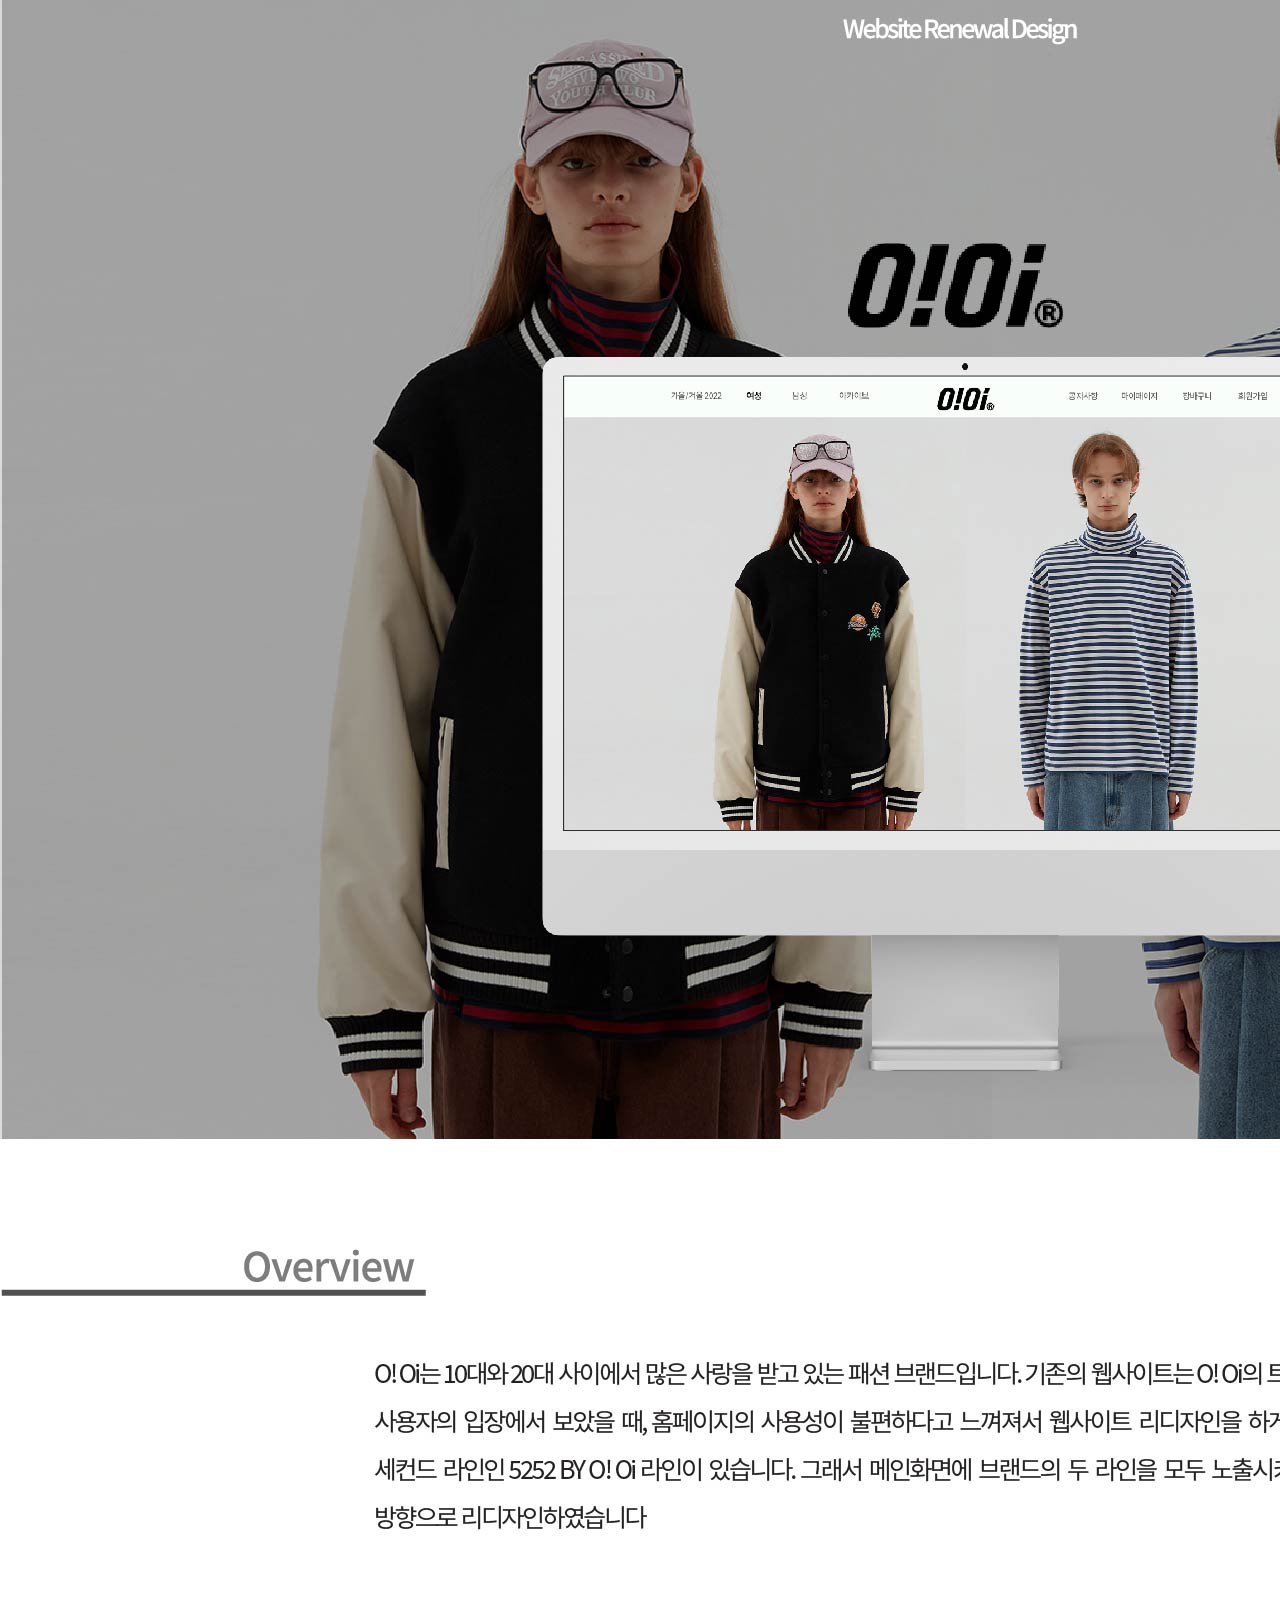
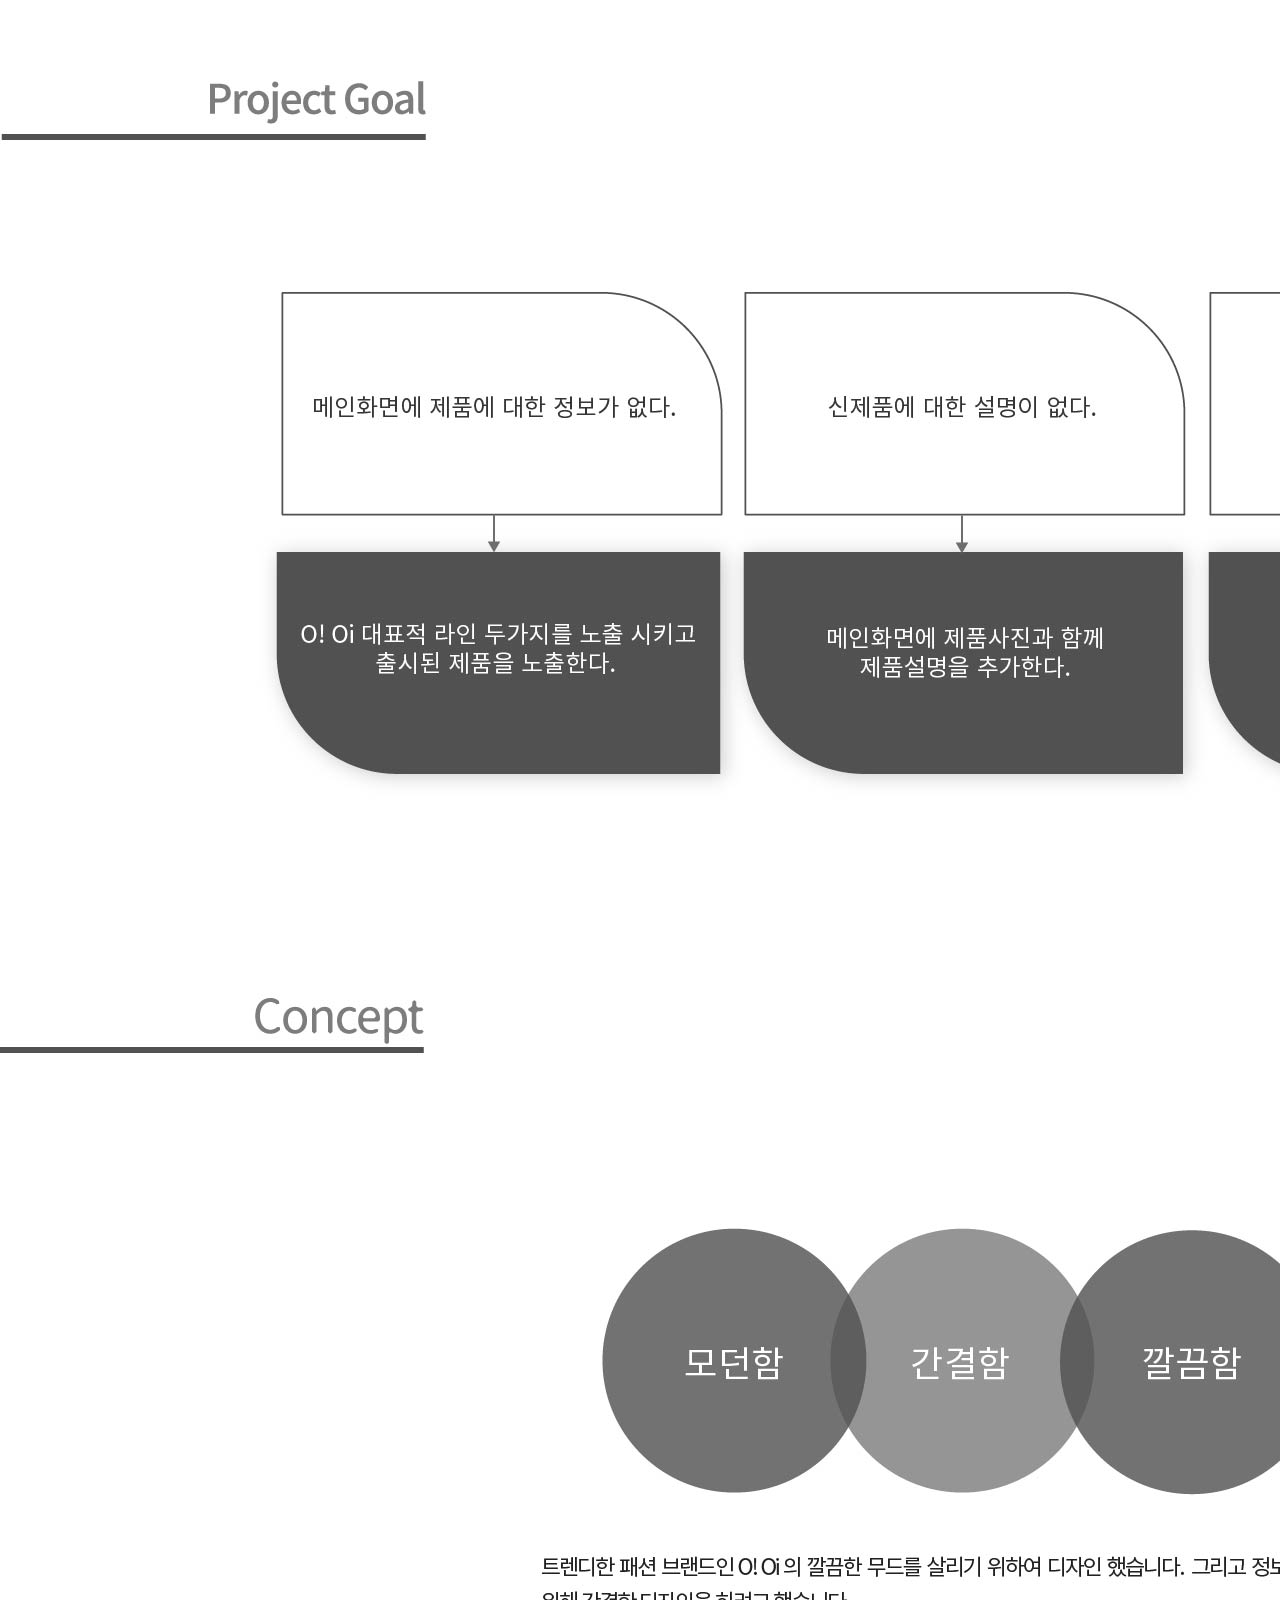
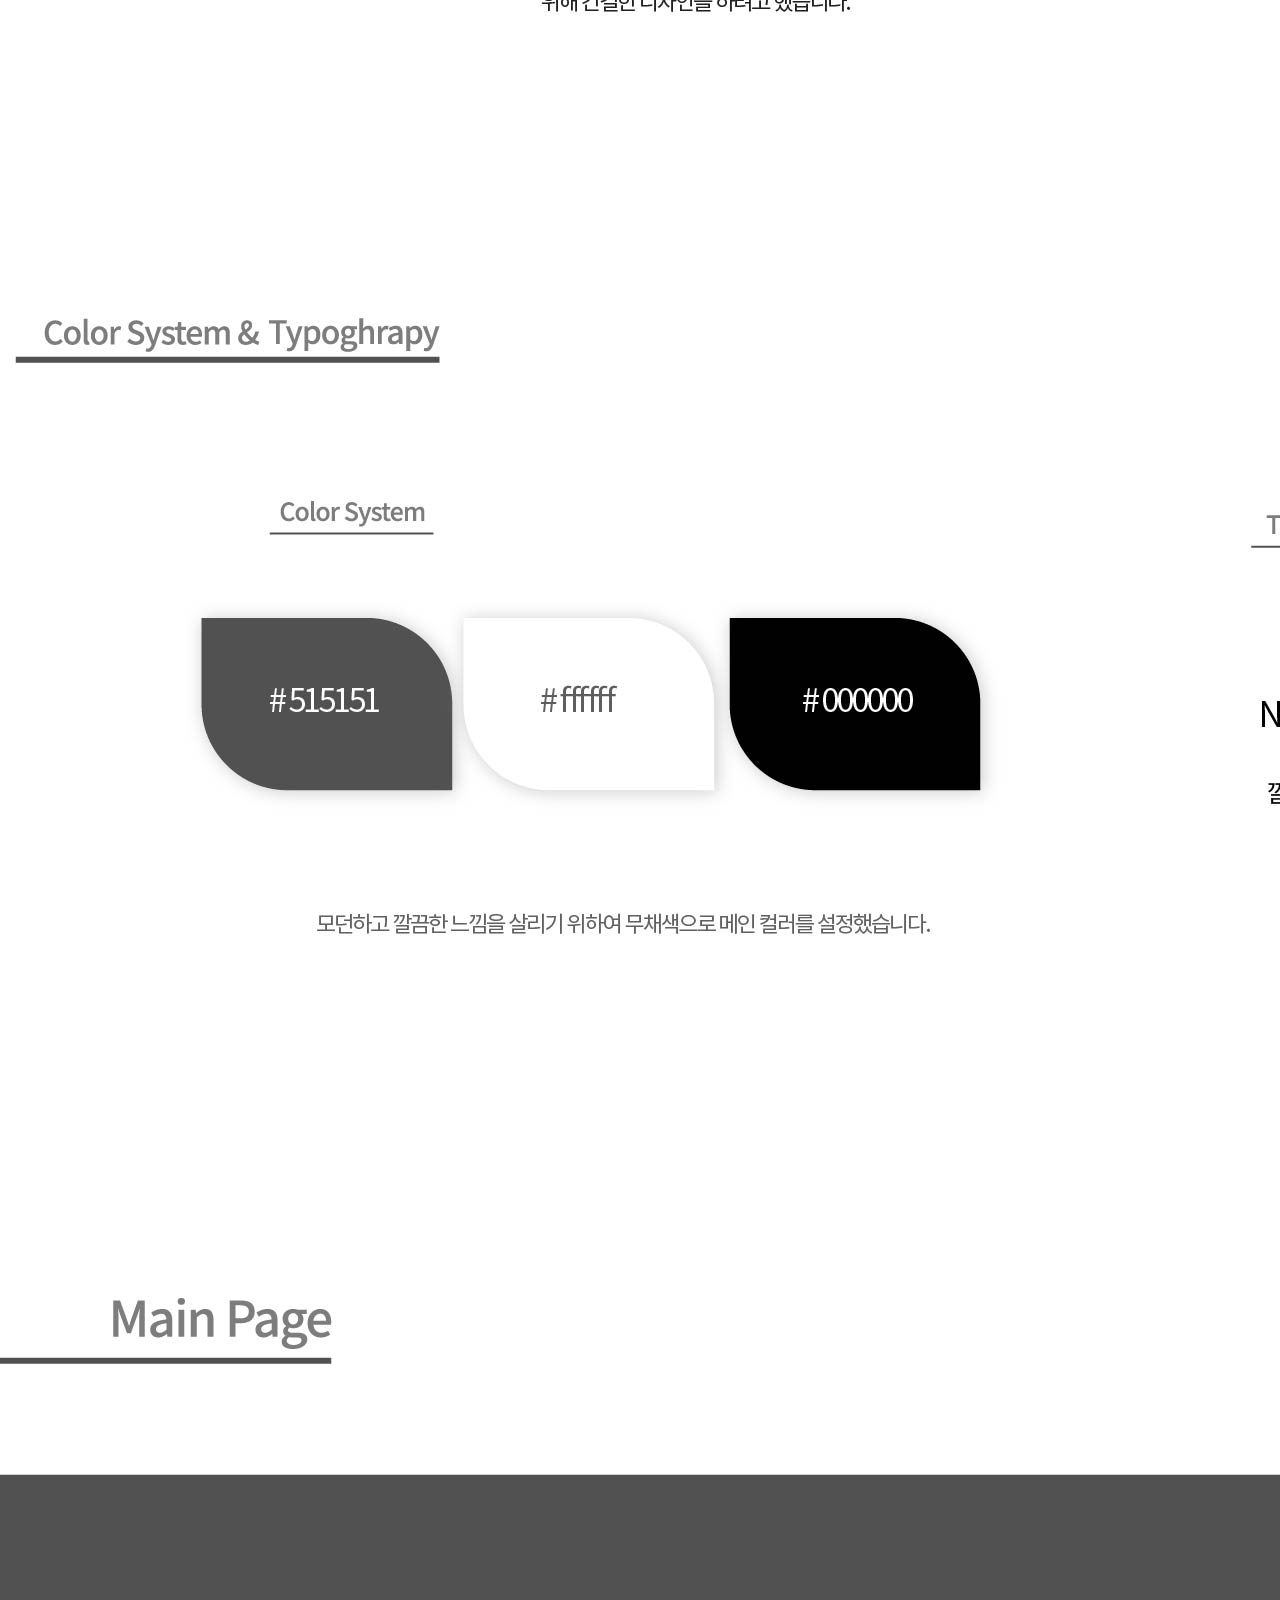
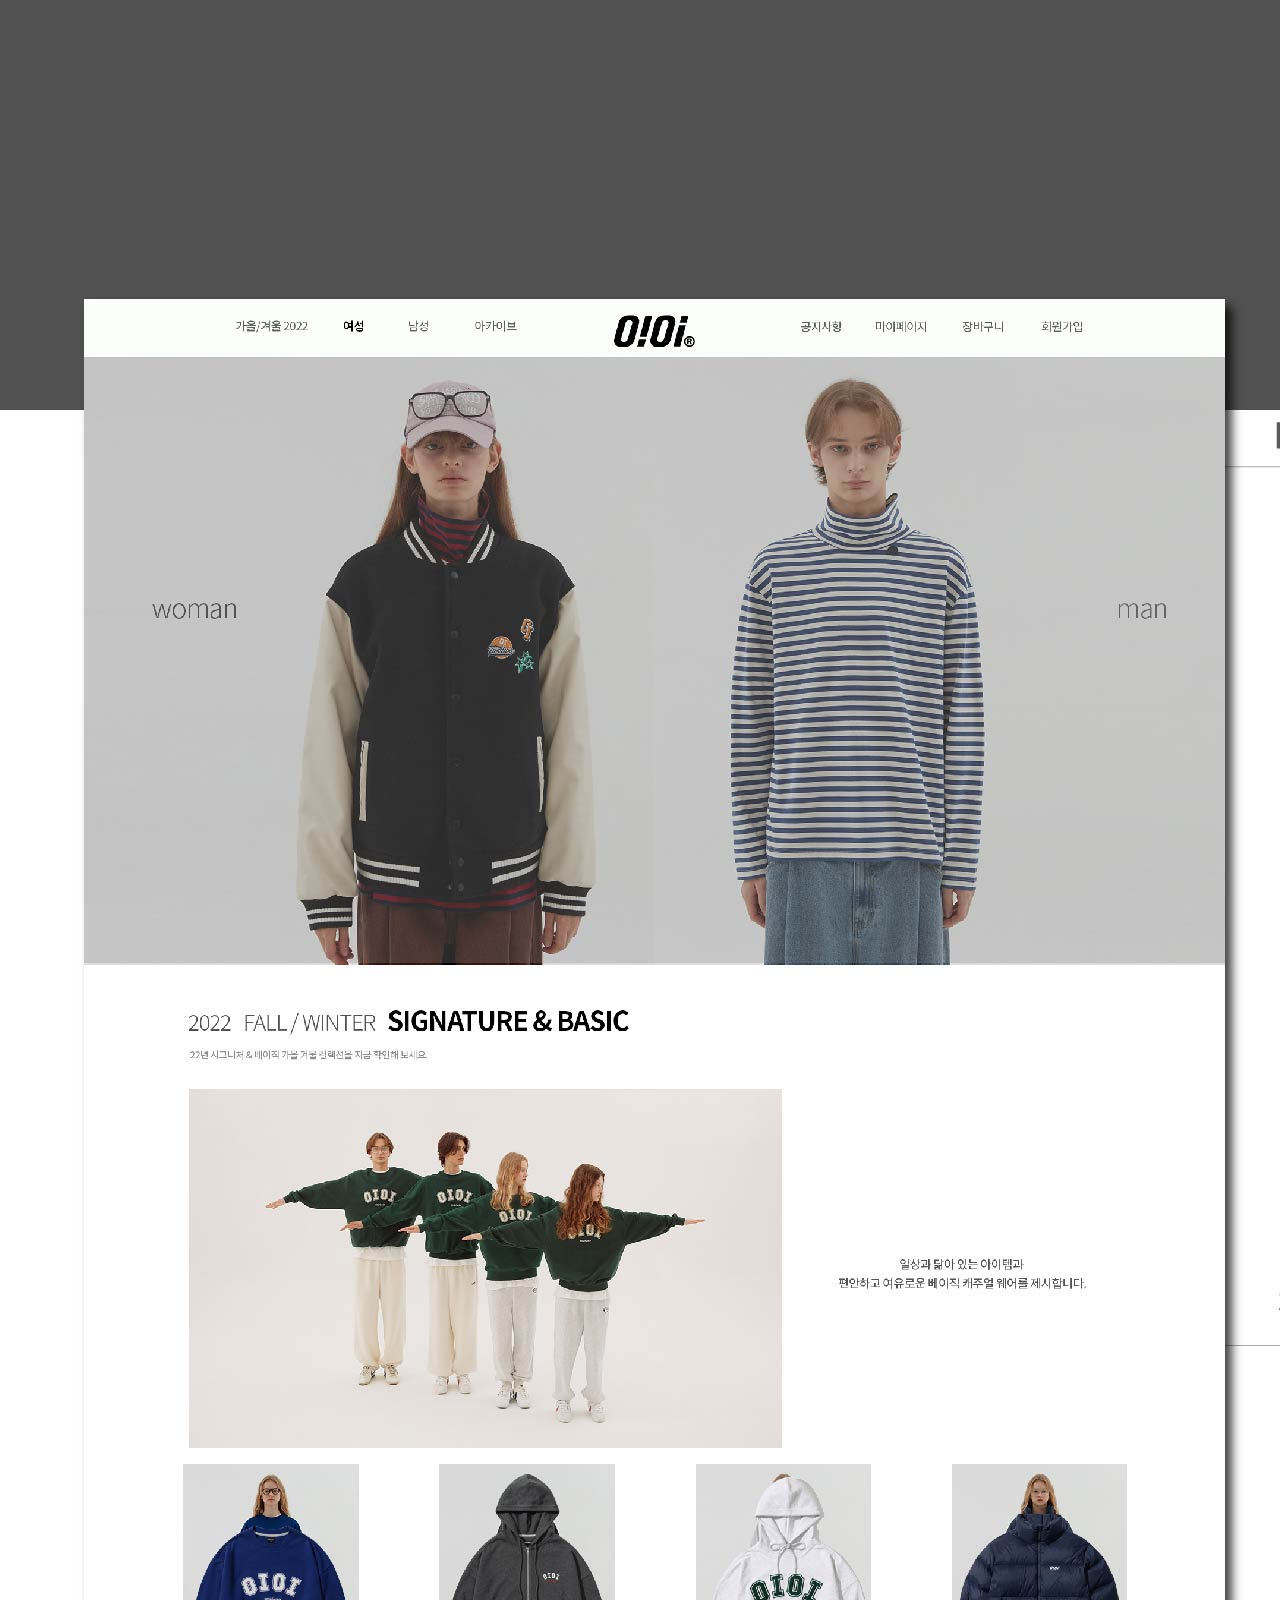
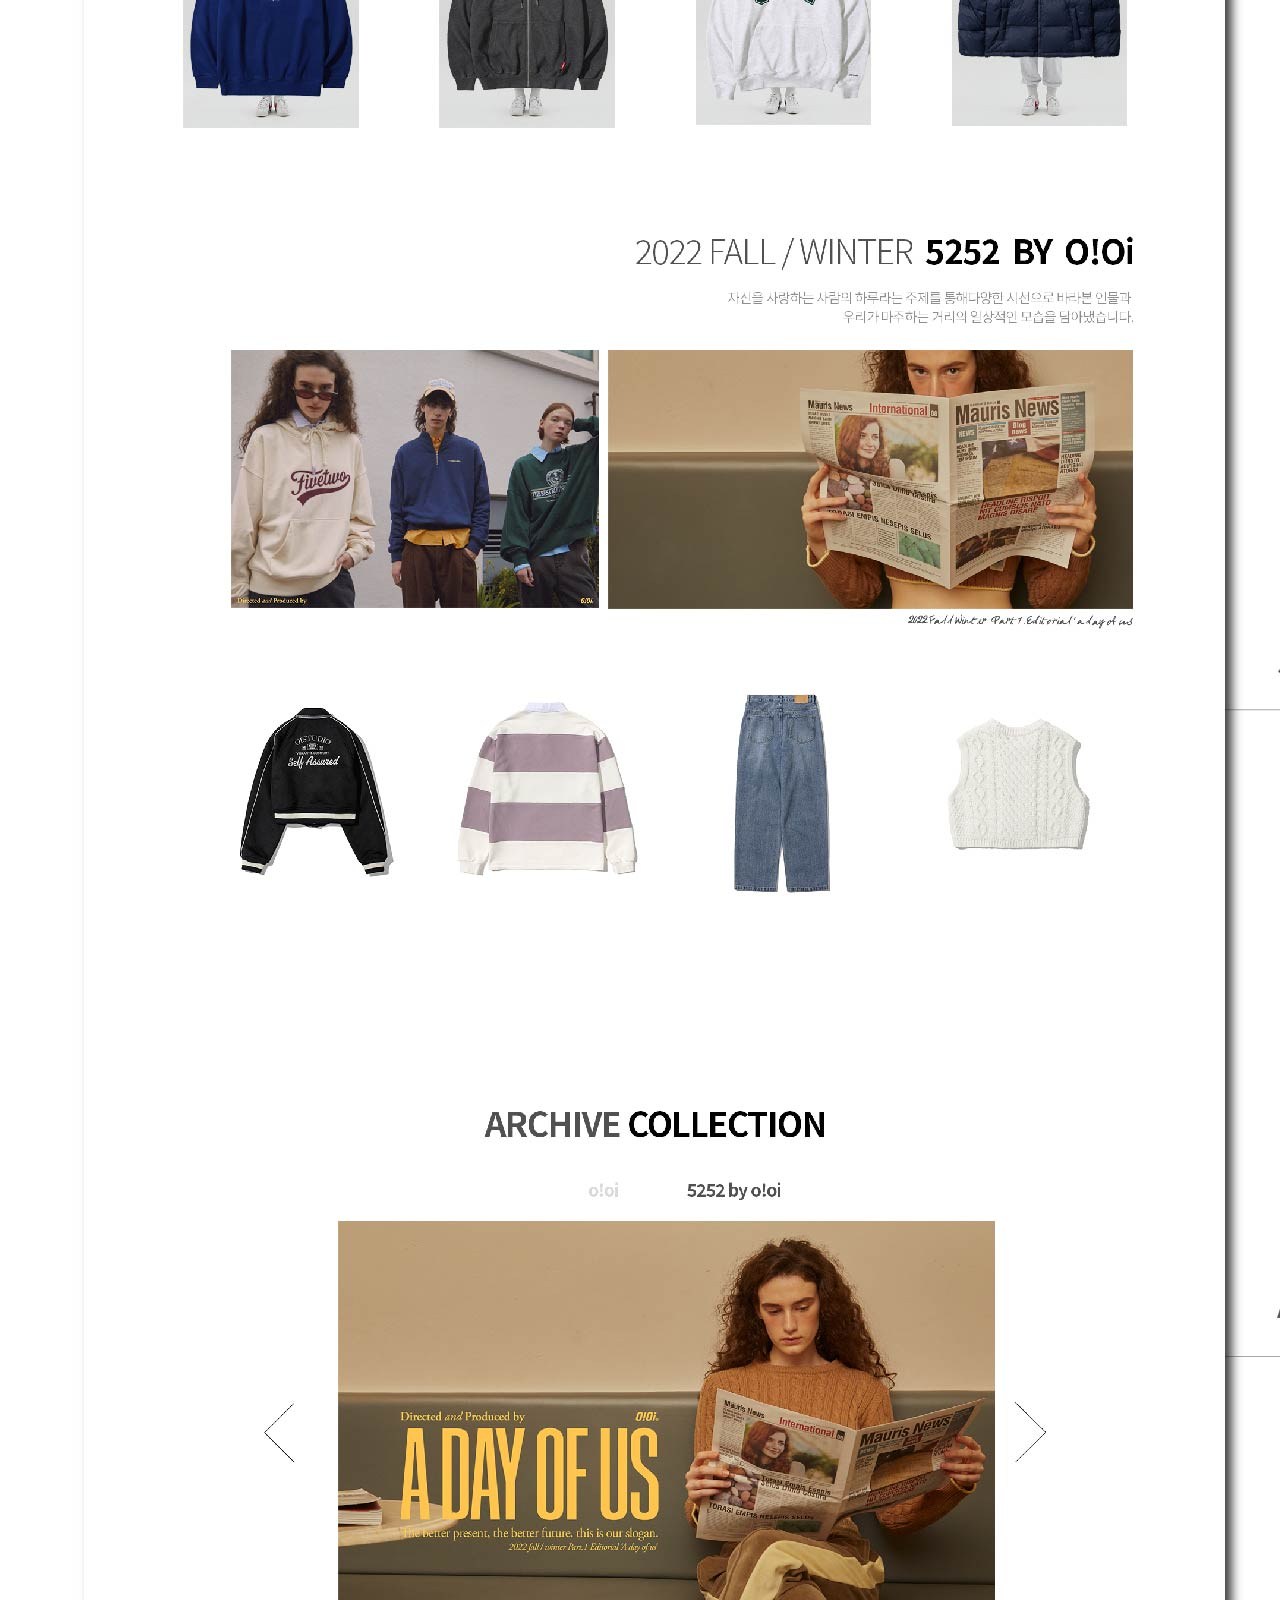
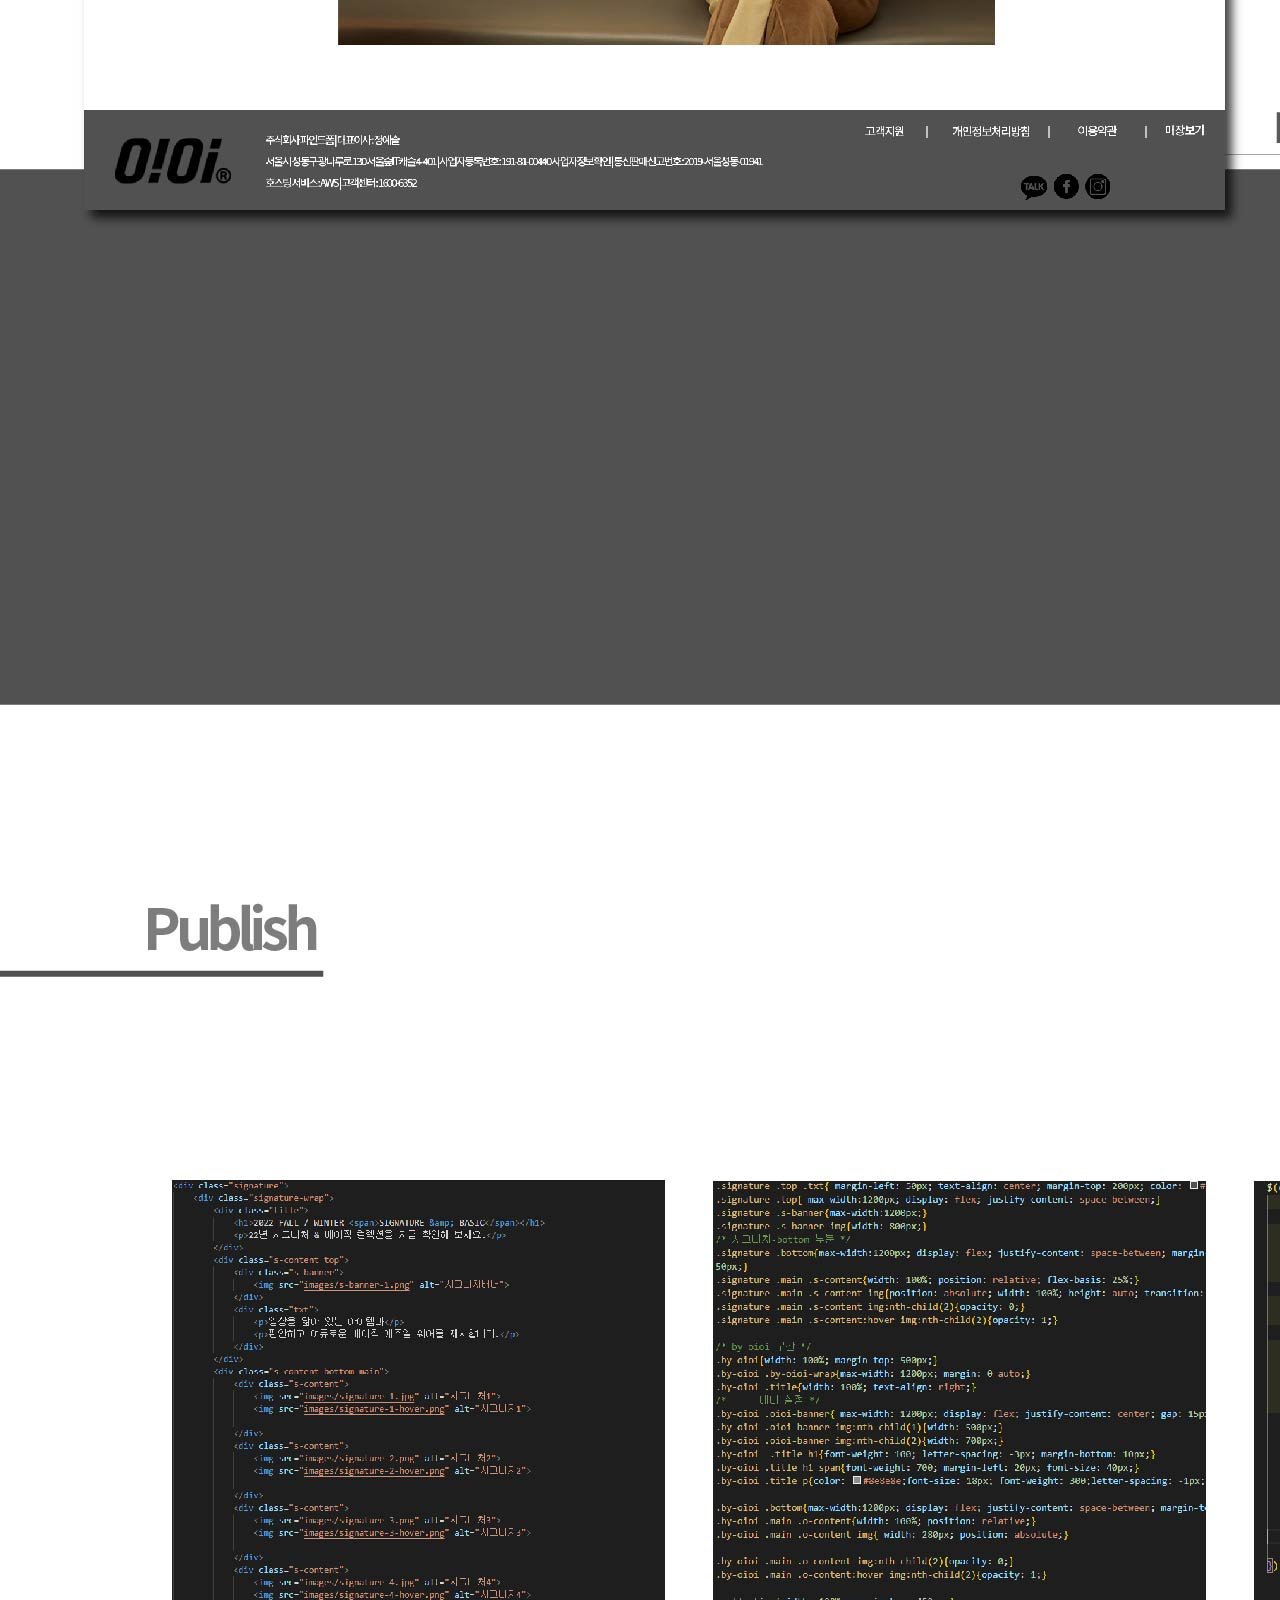
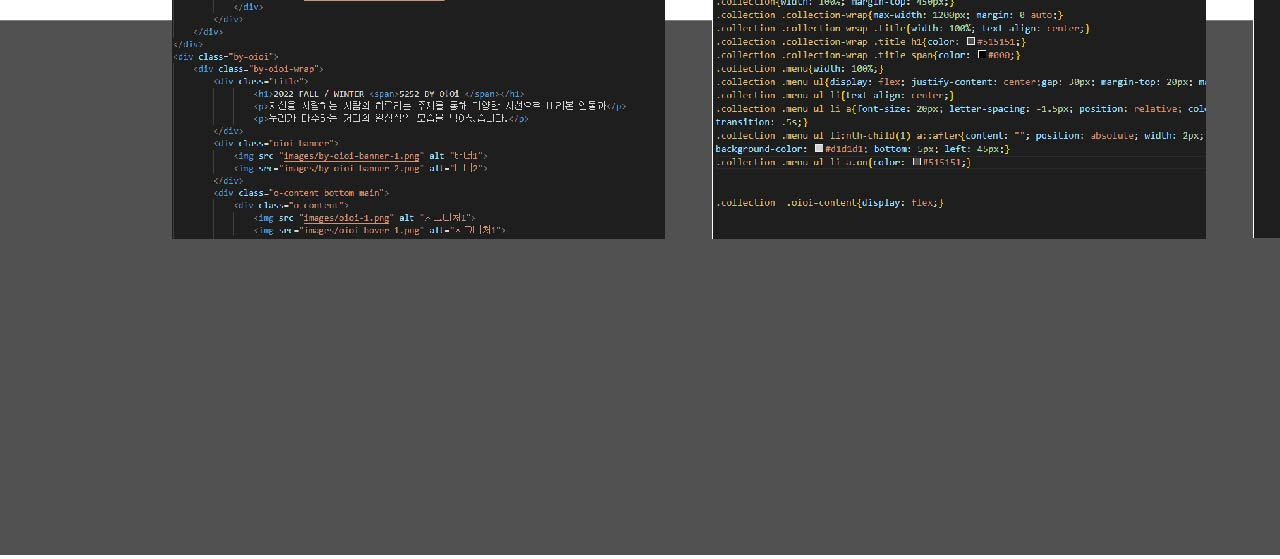
<file: oioi-process.html>
<!DOCTYPE html>
<html lang="en">
<head>
    <meta charset="UTF-8">
    <meta http-equiv="X-UA-Compatible" content="IE=edge">
    <meta name="viewport" content="width=device-width, initial-scale=1.0">
    <title>Document</title>
</head>

    <style>
        *{margin: 0; padding: 0;}
    </style>
<body>
    <div class="img">
        <img src="images/oioi-process-01.jpg" alt="">
    </div>
</body>
</html>
</file>
